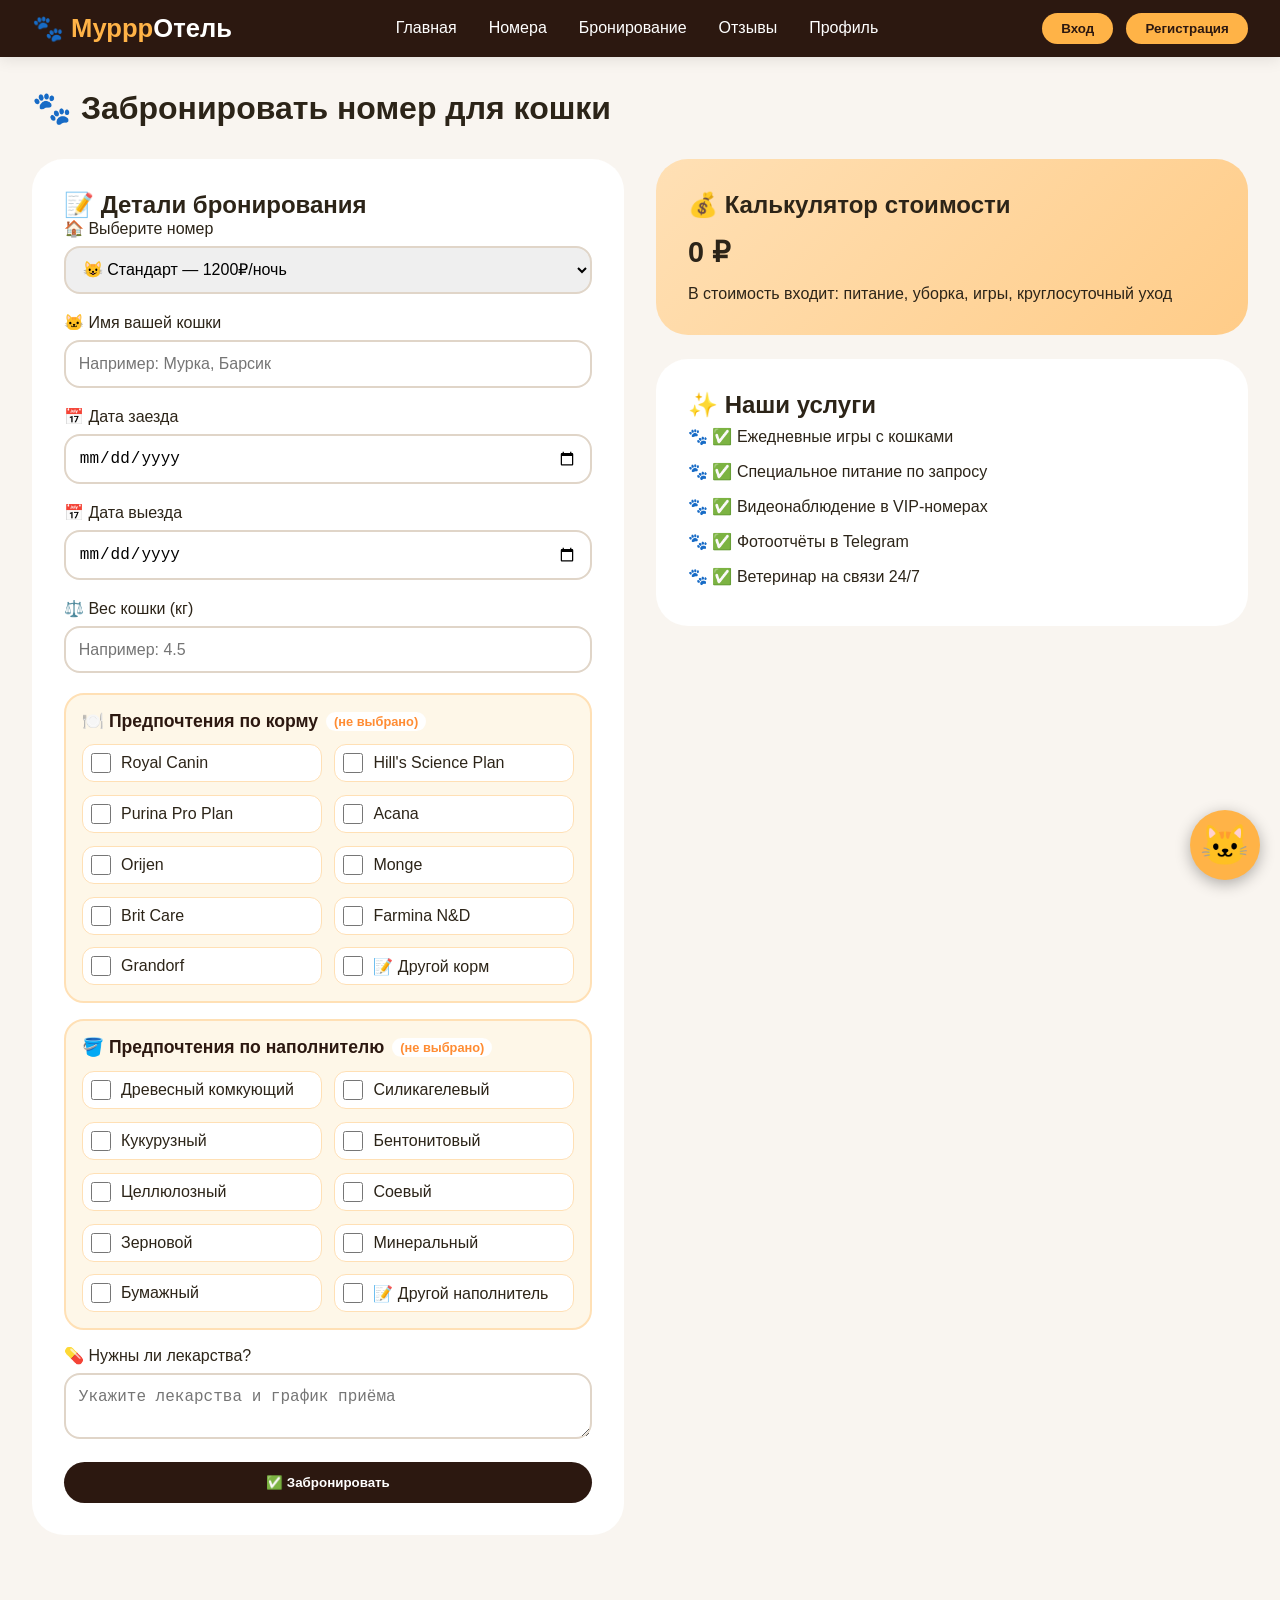
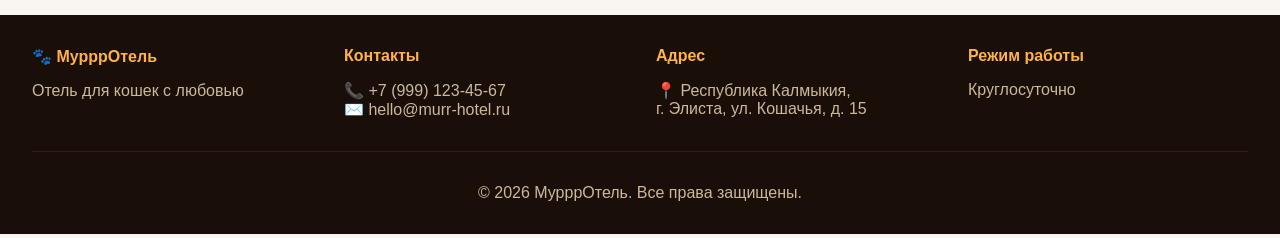
<file: booking.html>
<!DOCTYPE html>
<html lang="ru">
<head>
    <meta charset="UTF-8">
    <meta name="viewport" content="width=device-width, initial-scale=1.0">
    <title>Бронирование — МурррОтель</title>
    <link rel="stylesheet" href="style.css">
    <style>
        .options-group {
            background: #fef7e8;
            border-radius: 20px;
            padding: 1rem;
            margin: 1rem 0;
            border: 2px solid #ffe0b5;
        }
        .options-title {
            font-weight: bold;
            margin-bottom: 0.8rem;
            color: #2c1810;
            font-size: 1.1rem;
            display: flex;
            align-items: center;
            gap: 8px;
            flex-wrap: wrap;
        }
        .options-grid {
            display: grid;
            grid-template-columns: repeat(auto-fill, minmax(200px, 1fr));
            gap: 0.8rem;
        }
        .option-item {
            display: flex;
            align-items: center;
            gap: 10px;
            padding: 0.5rem;
            background: white;
            border-radius: 12px;
            transition: 0.3s;
            cursor: pointer;
            border: 1px solid #ffe0b5;
        }
        .option-item:hover {
            background: #ffe0b5;
        }
        .option-item input {
            width: 20px;
            height: 20px;
            cursor: pointer;
            accent-color: #ffb347;
            margin: 0;
        }
        .option-item label {
            cursor: pointer;
            margin: 0;
            flex: 1;
        }
        .other-input-group {
            margin-top: 0.8rem;
            padding-top: 0.8rem;
            border-top: 1px dashed #ffe0b5;
            display: none;
        }
        .other-input-group.show {
            display: block;
        }
        .other-input-group input {
            width: 100%;
            padding: 0.8rem;
            border-radius: 12px;
            border: 2px solid #ffe0b5;
        }
        .selected-count {
            font-size: 0.8rem;
            color: #ff8c33;
            background: white;
            padding: 2px 8px;
            border-radius: 20px;
        }
    </style>
</head>
<body>
    <header>
        <div class="header-container">
            <a href="index.html" class="logo">🐾 Муррр<span>Отель</span></a>
            <div class="burger"><div></div><div></div><div></div></div>
            <ul class="nav-menu">
                <li><a href="index.html">Главная</a></li>
                <li><a href="rooms.html">Номера</a></li>
                <li><a href="booking.html">Бронирование</a></li>
                <li><a href="reviews.html">Отзывы</a></li>
                <li><a href="profile.html">Профиль</a></li>
            </ul>
            <div class="auth-buttons" id="authContainer"></div>
        </div>
    </header>

    <main>
        <h1>🐾 Забронировать номер для кошки</h1>
        <div style="display: grid; grid-template-columns: 1fr 1fr; gap: 2rem; margin-top: 2rem;">
            <div style="background: white; border-radius: 32px; padding: 2rem;">
                <h2>📝 Детали бронирования</h2>
                <form id="bookingForm">
                    <div class="form-group">
                        <label>🏠 Выберите номер</label>
                        <select id="roomSelect" required>
                            <option value="Стандарт">😺 Стандарт — 1200₽/ночь</option>
                            <option value="Люкс">🐱 Люкс с веб-камерой — 2500₽/ночь</option>
                            <option value="VIP Вилла">👑 VIP Вилла — 4000₽/ночь</option>
                        </select>
                    </div>
                    <div class="form-group">
                        <label>🐱 Имя вашей кошки</label>
                        <input type="text" id="catName" placeholder="Например: Мурка, Барсик" required>
                    </div>
                    <div class="form-group">
                        <label>📅 Дата заезда</label>
                        <input type="date" id="checkIn" required>
                    </div>
                    <div class="form-group">
                        <label>📅 Дата выезда</label>
                        <input type="date" id="checkOut" required>
                    </div>
                    <div class="form-group">
                        <label>⚖️ Вес кошки (кг)</label>
                        <input type="number" id="weight" step="0.1" placeholder="Например: 4.5" required>
                    </div>
                    
                    <div class="options-group">
                        <div class="options-title">🍽️ Предпочтения по корму <span class="selected-count" id="foodSelectedCount">(не выбрано)</span></div>
                        <div class="options-grid" id="foodOptions"></div>
                        <div class="other-input-group" id="foodOtherGroup">
                            <input type="text" id="foodOther" placeholder="Укажите другой корм...">
                        </div>
                    </div>
                    
                    <div class="options-group">
                        <div class="options-title">🪣 Предпочтения по наполнителю <span class="selected-count" id="litterSelectedCount">(не выбрано)</span></div>
                        <div class="options-grid" id="litterOptions"></div>
                        <div class="other-input-group" id="litterOtherGroup">
                            <input type="text" id="litterOther" placeholder="Укажите другой наполнитель...">
                        </div>
                    </div>
                    
                    <div class="form-group">
                        <label>💊 Нужны ли лекарства?</label>
                        <textarea id="medication" rows="2" placeholder="Укажите лекарства и график приёма"></textarea>
                    </div>
                    <button type="submit" class="btn-primary" style="width: 100%;">✅ Забронировать</button>
                </form>
            </div>

            <div>
                <div style="background: linear-gradient(135deg, #ffe0b5, #ffcc88); border-radius: 32px; padding: 2rem; margin-bottom: 1.5rem;">
                    <h2>💰 Калькулятор стоимости</h2>
                    <p id="priceDisplay" style="font-size: 1.8rem; font-weight: bold; margin: 1rem 0;">0 ₽</p>
                    <p>В стоимость входит: питание, уборка, игры, круглосуточный уход</p>
                </div>
                <div style="background: white; border-radius: 32px; padding: 2rem;">
                    <h2>✨ Наши услуги</h2>
                    <ul style="list-style: none; padding: 0;">
                        <li style="padding: 0.5rem 0;">🐾 ✅ Ежедневные игры с кошками</li>
                        <li style="padding: 0.5rem 0;">🐾 ✅ Специальное питание по запросу</li>
                        <li style="padding: 0.5rem 0;">🐾 ✅ Видеонаблюдение в VIP-номерах</li>
                        <li style="padding: 0.5rem 0;">🐾 ✅ Фотоотчёты в Telegram</li>
                        <li style="padding: 0.5rem 0;">🐾 ✅ Ветеринар на связи 24/7</li>
                    </ul>
                </div>
            </div>
        </div>
    </main>

    <footer>
        <div class="footer-container">
            <div><h4>🐾 МурррОтель</h4><p>Отель для кошек с любовью</p></div>
            <div><h4>Контакты</h4><p>📞 +7 (999) 123-45-67</p><p>✉️ hello@murr-hotel.ru</p></div>
            <div><h4>Адрес</h4><p>📍 Республика Калмыкия,<br>г. Элиста, ул. Кошачья, д. 15</p></div>
            <div><h4>Режим работы</h4><p>Круглосуточно</p></div>
        </div>
        <div class="copyright">© 2026 МурррОтель. Все права защищены.</div>
    </footer> 
    
    <div id="authModal" class="modal">...</div>

    <script src="script.js"></script>
    <script>
        const roomPrices = { 'Стандарт': 1200, 'Люкс': 2500, 'VIP Вилла': 4000 };
        
        const foodList = [
            "Royal Canin", "Hill's Science Plan", "Purina Pro Plan", "Acana", "Orijen", "Monge", "Brit Care", "Farmina N&D", "Grandorf"
        ];
        
        const litterList = [
            "Древесный комкующий", "Силикагелевый", "Кукурузный", "Бентонитовый", "Целлюлозный", "Соевый", "Зерновой", "Минеральный", "Бумажный"
        ];
        
        function renderFoodOptions() {
            const container = document.getElementById('foodOptions');
            container.innerHTML = foodList.map((food, i) => `
                <div class="option-item" onclick="document.getElementById('food_${i}').click()">
                    <input type="checkbox" id="food_${i}" value="${food}" onchange="updateFoodSelection()">
                    <label>${food}</label>
                </div>
            `).join('');
            container.innerHTML += `
                <div class="option-item" onclick="document.getElementById('food_other_cb').click()">
                    <input type="checkbox" id="food_other_cb" value="Другой" onchange="toggleFoodOther()">
                    <label>📝 Другой корм</label>
                </div>
            `;
        }
        
        function renderLitterOptions() {
            const container = document.getElementById('litterOptions');
            container.innerHTML = litterList.map((litter, i) => `
                <div class="option-item" onclick="document.getElementById('litter_${i}').click()">
                    <input type="checkbox" id="litter_${i}" value="${litter}" onchange="updateLitterSelection()">
                    <label>${litter}</label>
                </div>
            `).join('');
            container.innerHTML += `
                <div class="option-item" onclick="document.getElementById('litter_other_cb').click()">
                    <input type="checkbox" id="litter_other_cb" value="Другой" onchange="toggleLitterOther()">
                    <label>📝 Другой наполнитель</label>
                </div>
            `;
        }
        
        function toggleFoodOther() {
            const cb = document.getElementById('food_other_cb');
            const group = document.getElementById('foodOtherGroup');
            if (cb.checked) {
                group.classList.add('show');
            } else {
                group.classList.remove('show');
                document.getElementById('foodOther').value = '';
            }
            updateFoodSelection();
        }
        
        function toggleLitterOther() {
            const cb = document.getElementById('litter_other_cb');
            const group = document.getElementById('litterOtherGroup');
            if (cb.checked) {
                group.classList.add('show');
            } else {
                group.classList.remove('show');
                document.getElementById('litterOther').value = '';
            }
            updateLitterSelection();
        }
        
        function updateFoodSelection() {
            let count = 0;
            for (let i = 0; i < foodList.length; i++) {
                if (document.getElementById(`food_${i}`)?.checked) count++;
            }
            if (document.getElementById('food_other_cb')?.checked) count++;
            document.getElementById('foodSelectedCount').textContent = count > 0 ? `(выбрано: ${count})` : '(не выбрано)';
        }
        
        function updateLitterSelection() {
            let count = 0;
            for (let i = 0; i < litterList.length; i++) {
                if (document.getElementById(`litter_${i}`)?.checked) count++;
            }
            if (document.getElementById('litter_other_cb')?.checked) count++;
            document.getElementById('litterSelectedCount').textContent = count > 0 ? `(выбрано: ${count})` : '(не выбрано)';
        }
        
        function getSelectedFoods() {
            const selected = [];
            for (let i = 0; i < foodList.length; i++) {
                if (document.getElementById(`food_${i}`)?.checked) {
                    selected.push(foodList[i]);
                }
            }
            if (document.getElementById('food_other_cb')?.checked) {
                const other = document.getElementById('foodOther').value;
                selected.push(other ? `Другой: ${other}` : 'Другой корм');
            }
            return selected;
        }
        
        function getSelectedLitters() {
            const selected = [];
            for (let i = 0; i < litterList.length; i++) {
                if (document.getElementById(`litter_${i}`)?.checked) {
                    selected.push(litterList[i]);
                }
            }
            if (document.getElementById('litter_other_cb')?.checked) {
                const other = document.getElementById('litterOther').value;
                selected.push(other ? `Другой: ${other}` : 'Другой наполнитель');
            }
            return selected;
        }
        
        function calculatePrice() {
            const room = document.getElementById('roomSelect').value;
            const checkIn = document.getElementById('checkIn').value;
            const checkOut = document.getElementById('checkOut').value;
            if (checkIn && checkOut && new Date(checkOut) > new Date(checkIn)) {
                const nights = Math.ceil((new Date(checkOut) - new Date(checkIn)) / (1000 * 60 * 60 * 24));
                const total = nights * roomPrices[room];
                document.getElementById('priceDisplay').innerHTML = `${total} ₽ <span style="font-size:1rem;">за ${nights} ночь(ей)</span>`;
            } else {
                document.getElementById('priceDisplay').innerHTML = '0 ₽';
            }
        }
        
        document.getElementById('roomSelect').addEventListener('change', calculatePrice);
        document.getElementById('checkIn').addEventListener('change', calculatePrice);
        document.getElementById('checkOut').addEventListener('change', calculatePrice);
        
        document.getElementById('bookingForm').addEventListener('submit', async (e) => {
            e.preventDefault();
            const user = await getCurrentUser();
            if (!user) {
                showToast('Войдите в аккаунт', true);
                openAuthModal('login');
                return;
            }
            
            const selectedFoods = getSelectedFoods();
            const selectedLitters = getSelectedLitters();
            
            if (selectedFoods.length === 0) {
                showToast('Выберите корм для кошки', true);
                return;
            }
            if (selectedLitters.length === 0) {
                showToast('Выберите наполнитель', true);
                return;
            }
            
            const checkIn = document.getElementById('checkIn').value;
            const checkOut = document.getElementById('checkOut').value;
            if (new Date(checkIn) >= new Date(checkOut)) {
                showToast('Дата выезда позже даты заезда', true);
                return;
            }
            
            const booking = {
                roomName: document.getElementById('roomSelect').value,
                catName: document.getElementById('catName').value,
                checkIn: checkIn,
                checkOut: checkOut,
                weight: parseFloat(document.getElementById('weight').value),
                foodPreferences: selectedFoods,
                litterPreferences: selectedLitters,
                medication: document.getElementById('medication').value,
                price: document.getElementById('priceDisplay').innerText.split('₽')[0]
            };
            
            try {
                await saveBooking(booking);
                showToast('✅ Бронирование создано!');
                document.getElementById('bookingForm').reset();
                calculatePrice();
            } catch(err) {
                showToast('Ошибка: ' + err.message, true);
            }
        });
        
        const today = new Date().toISOString().split('T')[0];
        document.getElementById('checkIn').min = today;
        document.getElementById('checkOut').min = today;
        
        renderFoodOptions();
        renderLitterOptions();
        updateFoodSelection();
        updateLitterSelection();
        
        document.getElementById('foodOther')?.addEventListener('input', updateFoodSelection);
        document.getElementById('litterOther')?.addEventListener('input', updateLitterSelection);
        
        window.toggleFoodOther = toggleFoodOther;
        window.toggleLitterOther = toggleLitterOther;
        window.updateFoodSelection = updateFoodSelection;
        window.updateLitterSelection = updateLitterSelection;
    </script>
    <script src="cat-chatbot.js"></script>
</body>
</html>
</file>
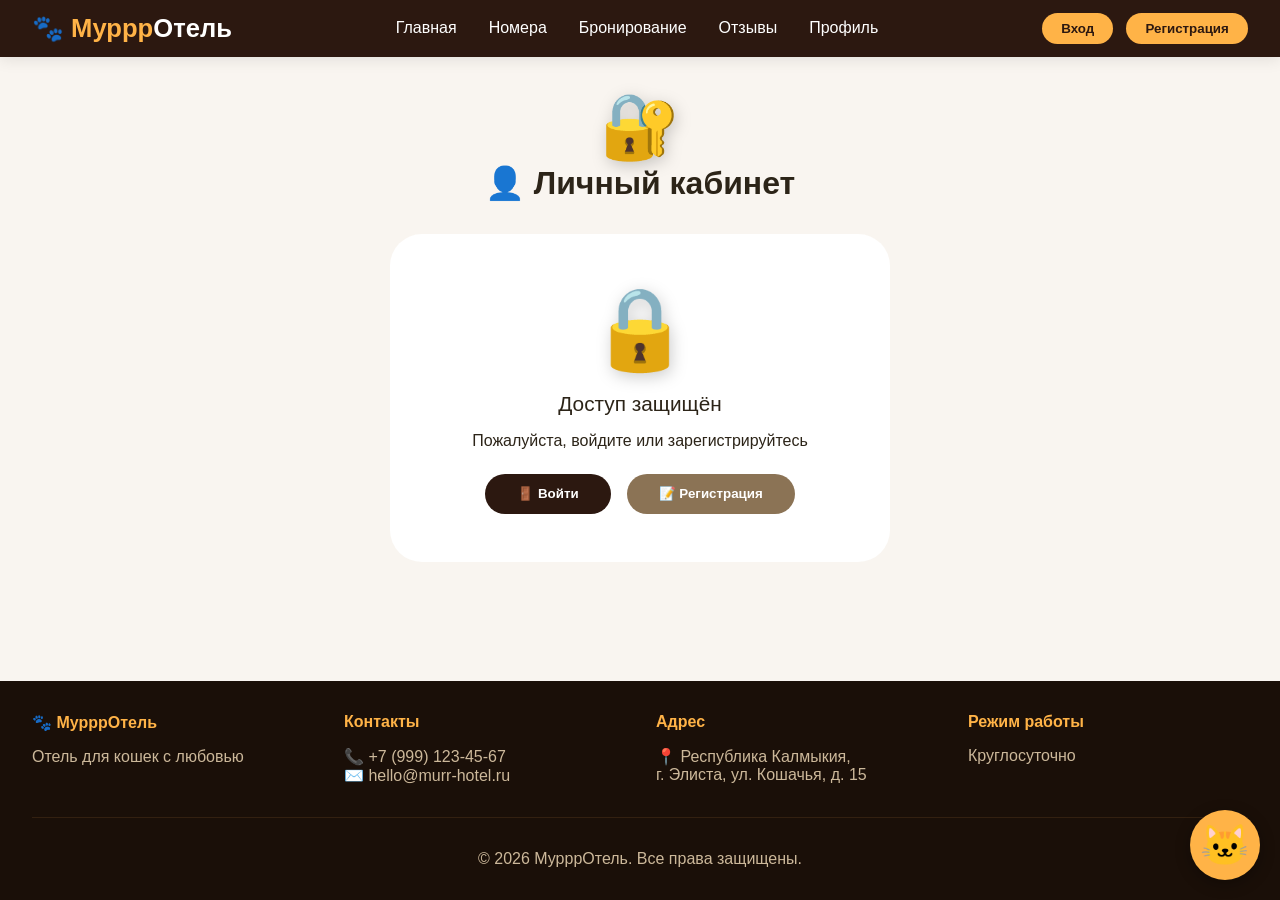
<file: profile.html>
<!DOCTYPE html>
<html lang="ru">
<head>
    <meta charset="UTF-8">
    <meta name="viewport" content="width=device-width, initial-scale=1.0">
    <title>Профиль — МурррОтель</title>
    <link rel="stylesheet" href="style.css">
    <style>
        .profile-container {
            max-width: 1200px;
            margin: 0 auto;
        }
        .profile-header {
            text-align: center;
            margin-bottom: 2rem;
        }
        .lock-badge {
            font-size: 4rem;
            filter: drop-shadow(2px 4px 8px rgba(0,0,0,0.2));
        }
        .profile-card {
            background: white;
            border-radius: 32px;
            padding: 2rem;
            margin-bottom: 2rem;
            box-shadow: 0 10px 30px rgba(0,0,0,0.1);
            transition: 0.3s;
        }
        .profile-card:hover {
            transform: translateY(-5px);
        }
        .info-row {
            display: flex;
            padding: 0.8rem 0;
            border-bottom: 1px solid #ffe0b5;
        }
        .info-label {
            width: 140px;
            font-weight: bold;
            color: #8b7355;
        }
        .info-value {
            flex: 1;
            color: #2c1810;
        }
        .role-badge {
            display: inline-block;
            background: #ffb347;
            color: #2c1810;
            padding: 4px 12px;
            border-radius: 50px;
            font-size: 0.8rem;
            font-weight: bold;
        }
        .edit-input {
            width: 100%;
            padding: 0.8rem;
            border: 2px solid #ffe0b5;
            border-radius: 16px;
            margin-bottom: 1rem;
        }
        .booking-item, .review-item {
            background: #fef7e8;
            border-radius: 20px;
            padding: 1rem;
            margin-bottom: 1rem;
            border: 1px solid #ffe0b5;
        }
        .btn-icon {
            background: #2c1810;
            color: #ffb347;
            border: none;
            padding: 8px 16px;
            border-radius: 30px;
            cursor: pointer;
            margin-right: 0.5rem;
            transition: 0.3s;
        }
        .btn-icon:hover {
            background: #ffb347;
            color: #2c1810;
        }
        .btn-danger {
            background: #c0392b;
            color: white;
        }
        .btn-danger:hover {
            background: #a93226;
            color: white;
        }
        .admin-panel, .manager-panel {
            background: linear-gradient(135deg, #fff5e6, #ffe0b5);
            border-radius: 32px;
            padding: 1.5rem;
            margin-top: 2rem;
        }
        .section-title {
            display: flex;
            align-items: center;
            gap: 10px;
            margin-bottom: 1rem;
        }
        .unauthorized-card {
            text-align: center;
            padding: 3rem;
            background: white;
            border-radius: 32px;
            max-width: 500px;
            margin: 2rem auto;
        }
        .unauthorized-card .lock-badge {
            font-size: 5rem;
        }
        
        /* Стили для печати договора и чека */
        @media print {
            body * {
                visibility: hidden;
            }
            .print-document, .print-document * {
                visibility: visible;
            }
            .print-document {
                position: fixed;
                top: 0;
                left: 0;
                width: 100%;
                padding: 20px;
                background: white;
                z-index: 9999;
            }
            .no-print {
                display: none !important;
            }
            button, .btn-icon, .auth-buttons, header, footer, .burger, .nav-menu {
                display: none !important;
            }
        }
        
        /* Официальный договор */
        .booking-document {
            max-width: 1000px;
            margin: 0 auto;
            background: white;
            font-family: 'Times New Roman', 'Georgia', serif;
            line-height: 1.5;
            color: #000;
            border: 1px solid #2c1810;
            padding: 2rem;
            box-shadow: 0 0 15px rgba(0,0,0,0.1);
        }
        .document-header {
            text-align: center;
            margin-bottom: 1.5rem;
            border-bottom: 2px solid #2c1810;
            padding-bottom: 1rem;
        }
        .logo-text {
            font-size: 1.8rem;
            font-weight: bold;
            color: #2c1810;
        }
        .document-header p {
            margin: 0.2rem 0;
            font-size: 0.9rem;
        }
        .document-number {
            text-align: right;
            font-size: 0.9rem;
            margin: 1rem 0;
        }
        .contract-title {
            text-align: center;
            font-size: 1.4rem;
            font-weight: bold;
            margin: 1.5rem 0;
            text-transform: uppercase;
        }
        .document-section {
            margin: 1.2rem 0;
        }
        .document-section h3 {
            font-size: 1.1rem;
            font-weight: bold;
            margin: 0 0 0.8rem 0;
            border-left: 4px solid #2c1810;
            padding-left: 10px;
        }
        .info-row {
            display: flex;
            margin-bottom: 0.5rem;
        }
        .info-label {
            width: 180px;
            font-weight: bold;
        }
        .info-value {
            flex: 1;
        }
        .preferences-list {
            display: flex;
            flex-wrap: wrap;
            gap: 0.5rem;
        }
        .preference-tag {
            background: #f0f0f0;
            padding: 2px 8px;
            border-radius: 4px;
            font-size: 0.9rem;
        }
        .signature-block {
            display: flex;
            justify-content: space-between;
            margin-top: 2rem;
            padding-top: 1rem;
            border-top: 1px solid #000;
        }
        .signature-item {
            text-align: center;
            width: 45%;
        }
        .signature-line {
            border-top: 1px solid #000;
            width: 80%;
            margin: 2rem auto 0.3rem;
        }
        .stamp {
            text-align: right;
            margin-top: 1rem;
            font-size: 0.9rem;
            font-family: monospace;
        }
        .document-footer {
            margin-top: 2rem;
            text-align: center;
            font-size: 0.8rem;
            border-top: 1px solid #ccc;
            padding-top: 1rem;
        }
        
        /* Стили для чека */
        .receipt-document {
            max-width: 400px;
            margin: 0 auto;
            background: white;
            font-family: monospace;
            padding: 20px;
            border: 1px dashed #2c1810;
        }
        .receipt-header {
            text-align: center;
            border-bottom: 1px dashed #2c1810;
            padding-bottom: 10px;
            margin-bottom: 15px;
        }
        .receipt-header h3 {
            margin: 0;
        }
        .receipt-row {
            display: flex;
            justify-content: space-between;
            margin: 8px 0;
        }
        .receipt-total {
            font-weight: bold;
            border-top: 1px dashed #2c1810;
            padding-top: 10px;
            margin-top: 10px;
        }
        .receipt-footer {
            text-align: center;
            margin-top: 20px;
            font-size: 0.8rem;
        }
    </style>
</head>
<body>
    <header class="no-print">
        <div class="header-container">
            <a href="index.html" class="logo">🐾 Муррр<span>Отель</span></a>
            <div class="burger"><div></div><div></div><div></div></div>
            <ul class="nav-menu">
                <li><a href="index.html">Главная</a></li>
                <li><a href="rooms.html">Номера</a></li>
                <li><a href="booking.html">Бронирование</a></li>
                <li><a href="reviews.html">Отзывы</a></li>
                <li><a href="profile.html">Профиль</a></li>
            </ul>
            <div class="auth-buttons" id="authContainer"></div>
        </div>
    </header>

    <main class="profile-container no-print">
        <div class="profile-header">
            <div class="lock-badge">🔐</div>
            <h1>👤 Личный кабинет</h1>
        </div>
        
        <!-- Неавторизованный блок -->
        <div id="unauthorizedMessage" class="unauthorized-card" style="display: none;">
            <div class="lock-badge">🔒</div>
            <p style="font-size: 1.3rem; margin: 1rem 0;">Доступ защищён</p>
            <p>Пожалуйста, войдите или зарегистрируйтесь</p>
            <div style="display: flex; gap: 1rem; justify-content: center; margin-top: 1.5rem;">
                <button onclick="openAuthModal('login')" class="btn-primary">🚪 Войти</button>
                <button onclick="openAuthModal('register')" class="btn-primary" style="background: #8b7355;">📝 Регистрация</button>
            </div>
        </div>
        
        <!-- Авторизованный блок -->
        <div id="profileContent" style="display: none;">
            <!-- Данные профиля -->
            <div class="profile-card">
                <div style="display: flex; justify-content: space-between; align-items: center; flex-wrap: wrap;">
                    <h2>🐱 Мои данные</h2>
                    <span class="role-badge" id="userRoleBadge"></span>
                </div>
                <div id="userInfo">
                    <div class="info-row"><div class="info-label">📛 Имя:</div><div class="info-value" id="userName"></div></div>
                    <div class="info-row"><div class="info-label">📧 Email:</div><div class="info-value" id="userEmail"></div></div>
                    <div class="info-row"><div class="info-label">📞 Телефон:</div><div class="info-value" id="userPhone"></div></div>
                    <div class="info-row"><div class="info-label">📅 Регистрация:</div><div class="info-value" id="userRegDate"></div></div>
                </div>
                <div id="editForm" style="display: none; margin-top: 1rem;">
                    <input type="text" id="editName" placeholder="Имя" class="edit-input">
                    <input type="tel" id="editPhone" placeholder="Телефон" class="edit-input">
                    <button onclick="saveProfileChanges()" class="btn-icon">💾 Сохранить</button>
                    <button onclick="cancelEdit()" class="btn-icon">❌ Отмена</button>
                </div>
                <button id="editProfileBtn" onclick="enableEdit()" class="btn-icon" style="margin-top: 1rem;">✏️ Редактировать профиль</button>
            </div>
            
            <!-- Мои бронирования -->
            <div class="profile-card">
                <div class="section-title"><span>📅</span><h2>Мои бронирования</h2></div>
                <div id="myBookingsList"></div>
            </div>
            
            <!-- Панель администратора -->
            <div id="adminPanel" class="admin-panel" style="display: none;">
                <div class="section-title"><span>👑</span><h2>Управление сайтом (Администратор)</h2></div>
                <h3>📋 Все бронирования</h3>
                <div id="allBookingsList"></div>
                <h3>⭐ Все отзывы</h3>
                <div id="allReviewsList"></div>
            </div>
            
            <!-- Панель менеджера -->
            <div id="managerPanel" class="manager-panel" style="display: none;">
                <div class="section-title"><span>📋</span><h2>Панель менеджера</h2></div>
                <h3>📋 Все бронирования</h3>
                <div id="managerBookingsList"></div>
                <h3>⭐ Все отзывы</h3>
                <div id="managerReviewsList"></div>
            </div>
        </div>
    </main>

    <footer class="no-print">
        <div class="footer-container">
            <div><h4>🐾 МурррОтель</h4><p>Отель для кошек с любовью</p></div>
            <div><h4>Контакты</h4><p>📞 +7 (999) 123-45-67</p><p>✉️ hello@murr-hotel.ru</p></div>
            <div><h4>Адрес</h4><p>📍 Республика Калмыкия,<br>г. Элиста, ул. Кошачья, д. 15</p></div>
            <div><h4>Режим работы</h4><p>Круглосуточно</p></div>
        </div>
        <div class="copyright">© 2026 МурррОтель. Все права защищены.</div>
    </footer>

    <div id="authModal" class="modal no-print">
        <div class="modal-content">
            <span class="close-modal" onclick="closeAuthModal()">&times;</span>
            <h2 id="modalTitle">Вход</h2>
            <div id="modalLoginForm">
                <div class="form-group"><input type="email" id="modalLoginEmail" placeholder="Email"></div>
                <div class="form-group"><input type="password" id="modalLoginPassword" placeholder="Пароль"></div>
                <button class="btn-primary" onclick="doModalLogin()">Войти</button>
                <p style="margin-top:1rem;">Нет аккаунта? <a href="#" onclick="openAuthModal('register')">Регистрация</a></p>
            </div>
            <div id="modalRegisterForm" style="display:none;">
                <div class="form-group"><input type="text" id="modalRegName" placeholder="Ваше имя"></div>
                <div class="form-group"><input type="email" id="modalRegEmail" placeholder="Email"></div>
                <div class="form-group"><input type="tel" id="modalRegPhone" placeholder="Телефон"></div>
                <div class="form-group"><input type="password" id="modalRegPassword" placeholder="Пароль"></div>
                <button class="btn-primary" onclick="doModalRegister()">Зарегистрироваться</button>
                <p style="margin-top:1rem;"><a href="#" onclick="openAuthModal('login')">Уже есть аккаунт? Войти</a></p>
            </div>
        </div>
    </div>

    <div id="printContainer" class="print-document" style="display: none;"></div>

    <script src="script.js"></script>
    <script>
        // ============ ОФИЦИАЛЬНЫЙ ДОГОВОР С ПЕЧАТЬЮ ============
        function generateContract(booking, user) {
            const nights = Math.ceil((new Date(booking.checkOut) - new Date(booking.checkIn)) / (1000 * 60 * 60 * 24));
            const bookingNumber = 'MR-' + new Date(booking.createdAt).getFullYear() + '-' + String(booking.id).padStart(6, '0');
            const currentDate = new Date().toLocaleDateString('ru-RU');
            
            let foodHtml = '';
            if (booking.foodPreferences && booking.foodPreferences.length > 0) {
                foodHtml = booking.foodPreferences.map(food => `<span class="preference-tag">${food}</span>`).join('');
            } else {
                foodHtml = '<span class="preference-tag">Стандартный корм (Royal Canin)</span>';
            }
            
            let litterHtml = '';
            if (booking.litterPreferences && booking.litterPreferences.length > 0) {
                litterHtml = booking.litterPreferences.map(litter => `<span class="preference-tag">${litter}</span>`).join('');
            } else {
                litterHtml = '<span class="preference-tag">Стандартный наполнитель (древесный)</span>';
            }
            
            return `
                <div class="booking-document">
                    <div class="document-header">
                        <div class="logo-text">🐾 МурррОтель</div>
                        <p>Общество с ограниченной ответственностью «МурррОтель»</p>
                        <p>ОГРН 1237700012345, ИНН 7701234567, КПП 770101001</p>
                        <p>Юридический адрес: 358000, Республика Калмыкия, г. Элиста, ул. Кошачья, д. 15</p>
                        <p>Лицензия на осуществление ветеринарной деятельности № ЛО-77-01-123456 от 15.03.2023</p>
                    </div>
                    
                    <div class="document-number">
                        <strong>ДОГОВОР № ${bookingNumber}</strong><br>
                        г. Элиста &nbsp;&nbsp;&nbsp; «${currentDate}»
                    </div>
                    
                    <div class="contract-title">
                        ДОГОВОР НА ОКАЗАНИЕ УСЛУГ ПО ПРОЖИВАНИЮ ЖИВОТНОГО
                    </div>
                    
                    <div class="document-section">
                        <h3>1. СТОРОНЫ ДОГОВОРА</h3>
                        <div class="info-row"><div class="info-label">Исполнитель:</div><div class="info-value">ООО «МурррОтель», в лице генерального директора Мурзикова К.С., действующего на основании Устава.</div></div>
                        <div class="info-row"><div class="info-label">Заказчик:</div><div class="info-value">${user.name}, паспорт: серия и номер при предъявлении</div></div>
                        <div class="info-row"><div class="info-label">Контактный телефон:</div><div class="info-value">${user.phone || 'не указан'}</div></div>
                        <div class="info-row"><div class="info-label">Адрес электронной почты:</div><div class="info-value">${user.email}</div></div>
                    </div>
                    
                    <div class="document-section">
                        <h3>2. ПРЕДМЕТ ДОГОВОРА</h3>
                        <p>Исполнитель обязуется предоставить Заказчику услуги по временному проживанию животного в специализированном отеле, а Заказчик обязуется оплатить эти услуги в порядке и на условиях, предусмотренных настоящим Договором.</p>
                    </div>
                    
                    <div class="document-section">
                        <h3>3. СВЕДЕНИЯ О ЖИВОТНОМ</h3>
                        <div class="info-row"><div class="info-label">Имя питомца:</div><div class="info-value">${booking.catName}</div></div>
                        <div class="info-row"><div class="info-label">Вес:</div><div class="info-value">${booking.weight} кг</div></div>
                        <div class="info-row"><div class="info-label">Вид:</div><div class="info-value">Кошка домашняя (Felis catus)</div></div>
                        <div class="info-row"><div class="info-label">Наличие прививок:</div><div class="info-value">Подтверждено ветеринарным паспортом</div></div>
                    </div>
                    
                    <div class="document-section">
                        <h3>4. УСЛОВИЯ ПРОЖИВАНИЯ</h3>
                        <div class="info-row"><div class="info-label">Категория номера:</div><div class="info-value">${booking.roomName}</div></div>
                        <div class="info-row"><div class="info-label">Дата заезда:</div><div class="info-value">${new Date(booking.checkIn).toLocaleDateString('ru-RU')} с 14:00</div></div>
                        <div class="info-row"><div class="info-label">Дата выезда:</div><div class="info-value">${new Date(booking.checkOut).toLocaleDateString('ru-RU')} до 12:00</div></div>
                        <div class="info-row"><div class="info-label">Количество ночей:</div><div class="info-value">${nights}</div></div>
                        <div class="info-row"><div class="info-label">Стоимость одной ночи:</div><div class="info-value">${(parseInt(booking.price) / nights).toFixed(0)} ₽</div></div>
                        <div class="info-row"><div class="info-label">Общая стоимость услуг:</div><div class="info-value"><strong style="font-size: 1.2rem;">${booking.price} ₽</strong></div></div>
                    </div>
                    
                    <div class="document-section">
                        <h3>5. ПИТАНИЕ И НАПОЛНИТЕЛЬ</h3>
                        <div class="info-row"><div class="info-label">Корм:</div><div class="info-value"><div class="preferences-list">${foodHtml}</div></div></div>
                        <div class="info-row"><div class="info-label">Наполнитель:</div><div class="info-value"><div class="preferences-list">${litterHtml}</div></div></div>
                    </div>
                    
                    ${booking.medication ? `
                    <div class="document-section">
                        <h3>6. МЕДИЦИНСКИЕ НАЗНАЧЕНИЯ</h3>
                        <div class="info-row"><div class="info-value">${booking.medication}</div></div>
                    </div>
                    ` : ''}
                    
                    <div class="document-section">
                        <h3>7. ПРАВА И ОБЯЗАННОСТИ СТОРОН</h3>
                        <p><strong>Исполнитель обязуется:</strong></p>
                        <ul>
                            <li>Обеспечить круглосуточный уход и наблюдение за животным.</li>
                            <li>Предоставлять качественное питание согласно выбранным предпочтениям.</li>
                            <li>Проводить ежедневную уборку номера и замену наполнителя.</li>
                            <li>Организовывать игры и прогулки (не менее 2 часов в день).</li>
                            <li>Предоставлять фотоотчёт в Telegram по запросу Заказчика.</li>
                            <li>Обеспечить круглосуточную ветеринарную поддержку.</li>
                        </ul>
                        <p><strong>Заказчик обязуется:</strong></p>
                        <ul>
                            <li>Предоставить ветеринарный паспорт с отметками о прививках.</li>
                            <li>Сообщить об особенностях поведения и здоровья животного.</li>
                            <li>Своевременно оплатить услуги в полном объёме.</li>
                            <li>Забрать животное в указанный срок или уведомить о продлении.</li>
                        </ul>
                    </div>
                    
                    <div class="document-section">
                        <h3>8. ОТВЕТСТВЕННОСТЬ СТОРОН</h3>
                        <p>Исполнитель несёт ответственность за жизнь и здоровье животного в период действия договора при условии соблюдения Заказчиком правил предоставления услуг. Заказчик несёт ответственность за достоверность предоставленной информации о животном.</p>
                    </div>
                    
                    <div class="document-section">
                        <h3>9. СРОК ДЕЙСТВИЯ ДОГОВОРА</h3>
                        <p>Договор вступает в силу с момента подписания и действует до полного исполнения сторонами своих обязательств.</p>
                    </div>
                    
                    <div class="signature-block">
                        <div class="signature-item">
                            <div class="signature-line"></div>
                            <p>Подпись Заказчика</p>
                            <p>_____________ /${user.name}/</p>
                        </div>
                        <div class="signature-item">
                            <div class="signature-line"></div>
                            <p>Подпись Исполнителя</p>
                            <p>_____________ /Мурзиков К.С./</p>
                        </div>
                    </div>
                    
                    <div class="stamp">
                        ⚑ М.П. <span style="font-family: monospace;">[ПЕЧАТЬ ООО "МУРРРОТЕЛЬ"]</span>
                    </div>
                    
                    <div class="document-footer">
                        <p>Договор составлен в двух экземплярах, имеющих равную юридическую силу, по одному для каждой из Сторон.</p>
                        <p>© 2026 МурррОтель. Все права защищены.</p>
                        <p>Тел.: +7 (999) 123-45-67, e-mail: hello@murr-hotel.ru</p>
                    </div>
                </div>
            `;
        }
        
        // ============ ЧЕК ============
        function generateReceipt(booking, user) {
            const nights = Math.ceil((new Date(booking.checkOut) - new Date(booking.checkIn)) / (1000 * 60 * 60 * 24));
            const receiptNumber = 'ЧЕК № ' + booking.id + ' от ' + new Date(booking.createdAt).toLocaleDateString('ru-RU');
            const total = booking.price;
            
            return `
                <div class="receipt-document">
                    <div class="receipt-header">
                        <h3>🐾 МурррОтель</h3>
                        <p>ООО "МурррОтель"</p>
                        <p>ИНН 7701234567 / КПП 770101001</p>
                        <p>Кассовый чек</p>
                    </div>
                    <div style="text-align: center; margin-bottom: 10px;">
                        <strong>${receiptNumber}</strong>
                    </div>
                    <div class="receipt-row">
                        <span>Услуга:</span>
                        <span>Проживание кошки в номере "${booking.roomName}"</span>
                    </div>
                    <div class="receipt-row">
                        <span>Клиент:</span>
                        <span>${user.name}</span>
                    </div>
                    <div class="receipt-row">
                        <span>Питомец:</span>
                        <span>${booking.catName}</span>
                    </div>
                    <div class="receipt-row">
                        <span>Период:</span>
                        <span>${new Date(booking.checkIn).toLocaleDateString()} — ${new Date(booking.checkOut).toLocaleDateString()}</span>
                    </div>
                    <div class="receipt-row">
                        <span>Количество ночей:</span>
                        <span>${nights}</span>
                    </div>
                    <div class="receipt-row receipt-total">
                        <span>ИТОГО К ОПЛАТЕ:</span>
                        <span><strong>${total} ₽</strong></span>
                    </div>
                    <div class="receipt-row">
                        <span>В том числе НДС:</span>
                        <span>Без НДС</span>
                    </div>
                    <div class="receipt-footer">
                        <p>Оплата принята. Спасибо за доверие!</p>
                        <p>Кассир: Администратор</p>
                        <p>${new Date().toLocaleString()}</p>
                    </div>
                </div>
            `;
        }
        
        // ============ ПЕЧАТЬ ============
        window.printContract = async function(bookingId) {
            const user = await getCurrentUser();
            if (!user) { showToast('Войдите в аккаунт', true); return; }
            await openDB();
            const tx = db.transaction('bookings', 'readonly');
            const booking = await new Promise(resolve => {
                const req = tx.objectStore('bookings').get(bookingId);
                req.onsuccess = () => resolve(req.result);
            });
            if (!booking) { showToast('Бронирование не найдено', true); return; }
            
            const userTx = db.transaction('users', 'readonly');
            const fullUser = await new Promise(resolve => {
                const req = userTx.objectStore('users').get(user.email);
                req.onsuccess = () => resolve(req.result);
            });
            
            const printContainer = document.getElementById('printContainer');
            printContainer.style.display = 'block';
            printContainer.innerHTML = generateContract(booking, fullUser);
            window.print();
            setTimeout(() => {
                printContainer.innerHTML = '';
                printContainer.style.display = 'none';
            }, 500);
        };
        
        window.printReceipt = async function(bookingId) {
            const user = await getCurrentUser();
            if (!user) { showToast('Войдите в аккаунт', true); return; }
            await openDB();
            const tx = db.transaction('bookings', 'readonly');
            const booking = await new Promise(resolve => {
                const req = tx.objectStore('bookings').get(bookingId);
                req.onsuccess = () => resolve(req.result);
            });
            if (!booking) { showToast('Бронирование не найдено', true); return; }
            
            const userTx = db.transaction('users', 'readonly');
            const fullUser = await new Promise(resolve => {
                const req = userTx.objectStore('users').get(user.email);
                req.onsuccess = () => resolve(req.result);
            });
            
            const printContainer = document.getElementById('printContainer');
            printContainer.style.display = 'block';
            printContainer.innerHTML = generateReceipt(booking, fullUser);
            window.print();
            setTimeout(() => {
                printContainer.innerHTML = '';
                printContainer.style.display = 'none';
            }, 500);
        };
        
        // ============ ОСТАЛЬНЫЕ ФУНКЦИИ (БЕЗ ИЗМЕНЕНИЙ) ============
        async function loadProfile() {
            const user = await getCurrentUser();
            const unauthorizedDiv = document.getElementById('unauthorizedMessage');
            const profileContent = document.getElementById('profileContent');
            if (!user) {
                unauthorizedDiv.style.display = 'block';
                profileContent.style.display = 'none';
                return;
            }
            unauthorizedDiv.style.display = 'none';
            profileContent.style.display = 'block';
            
            document.getElementById('userName').innerText = user.name;
            document.getElementById('userEmail').innerText = user.email;
            document.getElementById('userPhone').innerText = user.phone || 'не указан';
            document.getElementById('userRegDate').innerText = new Date().toLocaleDateString('ru-RU');
            
            let roleText = '';
            if (user.role === 'admin') roleText = '👑 Администратор';
            else if (user.role === 'manager') roleText = '📋 Менеджер';
            else roleText = '🐱 Пользователь';
            document.getElementById('userRoleBadge').innerText = roleText;
            
            const myBookings = await getMyBookings();
            const myContainer = document.getElementById('myBookingsList');
            if (myBookings.length === 0) {
                myContainer.innerHTML = '<p>😿 У вас пока нет бронирований. <a href="booking.html">Забронировать номер?</a></p>';
            } else {
                myContainer.innerHTML = myBookings.map(b => {
                    let foodText = (b.foodPreferences && b.foodPreferences.length > 0) ? b.foodPreferences.join(', ') : 'Стандартный корм';
                    let litterText = (b.litterPreferences && b.litterPreferences.length > 0) ? b.litterPreferences.join(', ') : 'Стандартный наполнитель';
                    return `
                        <div class="booking-item">
                            <div style="display: flex; justify-content: space-between; flex-wrap: wrap;">
                                <div>
                                    <strong>🏠 ${b.roomName}</strong><br>
                                    🐱 ${b.catName}<br>
                                    📅 ${new Date(b.checkIn).toLocaleDateString()} → ${new Date(b.checkOut).toLocaleDateString()}<br>
                                    💰 ${b.price} ₽<br>
                                    🍽️ ${foodText}<br>
                                    🪣 ${litterText}
                                    ${b.medication ? `<br>💊 Лекарства: ${b.medication.substring(0, 50)}` : ''}
                                </div>
                                <div style="display: flex; gap: 0.5rem; flex-wrap: wrap;">
                                    <button onclick="printContract(${b.id})" class="btn-icon" style="background: #2c1810;">🖨️ Договор</button>
                                    <button onclick="printReceipt(${b.id})" class="btn-icon" style="background: #2c1810;">🧾 Чек</button>
                                    <button onclick="cancelMyBooking(${b.id})" class="btn-icon btn-danger">❌ Отменить</button>
                                </div>
                            </div>
                        </div>
                    `;
                }).join('');
            }
            
            const adminPanel = document.getElementById('adminPanel');
            const managerPanel = document.getElementById('managerPanel');
            if (user.role === 'admin') {
                adminPanel.style.display = 'block';
                managerPanel.style.display = 'none';
                await loadAllBookingsForAdmin();
                await loadAllReviewsForAdmin();
            } else if (user.role === 'manager') {
                adminPanel.style.display = 'none';
                managerPanel.style.display = 'block';
                await loadAllBookingsForManager();
                await loadAllReviewsForManager();
            } else {
                adminPanel.style.display = 'none';
                managerPanel.style.display = 'none';
            }
        }
        
        async function loadAllBookingsForAdmin() {
            const bookings = await getAllBookings();
            const container = document.getElementById('allBookingsList');
            if (bookings.length === 0) container.innerHTML = '<p>Нет бронирований</p>';
            else {
                container.innerHTML = bookings.map(b => `
                    <div class="booking-item">
                        <strong>${b.userName}</strong> (${b.userEmail})<br>
                        Номер: ${b.roomName}, Кошка: ${b.catName}<br>
                        ${new Date(b.checkIn).toLocaleDateString()} → ${new Date(b.checkOut).toLocaleDateString()}<br>
                        💰 ${b.price} ₽
                        <div><button onclick="deleteBookingByAdmin(${b.id})" class="btn-icon btn-danger">🗑️ Удалить</button></div>
                    </div>
                `).join('');
            }
        }
        
        async function loadAllReviewsForAdmin() {
            const reviews = await getAllReviews();
            const container = document.getElementById('allReviewsList');
            if (reviews.length === 0) container.innerHTML = '<p>Нет отзывов</p>';
            else {
                container.innerHTML = reviews.map(r => `
                    <div class="review-item">
                        <strong>${r.userName}</strong> (${r.userEmail})<br>
                        Оценка: ${'⭐'.repeat(r.rating)}<br>
                        ${r.comment}<br>
                        <button onclick="deleteReviewByAdmin(${r.id})" class="btn-icon btn-danger">🗑️ Удалить отзыв</button>
                    </div>
                `).join('');
            }
        }
        
        async function loadAllBookingsForManager() {
            const bookings = await getAllBookings();
            const container = document.getElementById('managerBookingsList');
            container.innerHTML = bookings.map(b => `
                <div class="booking-item">
                    <strong>${b.userName}</strong> (${b.userEmail})<br>
                    ${b.roomName}, ${b.catName}<br>
                    ${new Date(b.checkIn).toLocaleDateString()} → ${new Date(b.checkOut).toLocaleDateString()}<br>
                    💰 ${b.price} ₽
                    <div><button onclick="deleteBookingByManager(${b.id})" class="btn-icon btn-danger">🗑️ Удалить</button></div>
                </div>
            `).join('');
        }
        
        async function loadAllReviewsForManager() {
            const reviews = await getAllReviews();
            const container = document.getElementById('managerReviewsList');
            container.innerHTML = reviews.map(r => `
                <div class="review-item">
                    <strong>${r.userName}</strong> (${r.userEmail})<br>
                    ${'⭐'.repeat(r.rating)}<br>
                    ${r.comment}
                    <div><button onclick="deleteReviewByManager(${r.id})" class="btn-icon btn-danger">🗑️ Удалить отзыв</button></div>
                </div>
            `).join('');
        }
        
        window.cancelMyBooking = async (id) => {
            if (confirm('Отменить бронирование?')) {
                await deleteBooking(id);
                showToast('Бронирование отменено');
                loadProfile();
            }
        };
        window.deleteBookingByAdmin = async (id) => {
            if (confirm('Удалить бронирование?')) {
                await deleteBooking(id);
                loadProfile();
            }
        };
        window.deleteBookingByManager = window.deleteBookingByAdmin;
        window.deleteReviewByAdmin = async (id) => {
            if (confirm('Удалить отзыв?')) {
                await deleteReview(id);
                loadProfile();
            }
        };
        window.deleteReviewByManager = window.deleteReviewByAdmin;
        
        function enableEdit() {
            document.getElementById('editForm').style.display = 'block';
            document.getElementById('editProfileBtn').style.display = 'none';
            document.getElementById('editName').value = document.getElementById('userName').innerText;
            document.getElementById('editPhone').value = document.getElementById('userPhone').innerText === 'не указан' ? '' : document.getElementById('userPhone').innerText;
        }
        
        function cancelEdit() {
            document.getElementById('editForm').style.display = 'none';
            document.getElementById('editProfileBtn').style.display = 'inline-block';
        }
        
        async function saveProfileChanges() {
            const name = document.getElementById('editName').value;
            const phone = document.getElementById('editPhone').value;
            await updateProfile(name, phone);
            showToast('Профиль обновлён!');
            cancelEdit();
            loadProfile();
        }
        
        window.enableEdit = enableEdit;
        window.cancelEdit = cancelEdit;
        window.saveProfileChanges = saveProfileChanges;
        
        document.addEventListener('DOMContentLoaded', () => {
            loadProfile();
        });
    </script>
    <script src="cat-chatbot.js"></script>
</body>
</html>
</file>
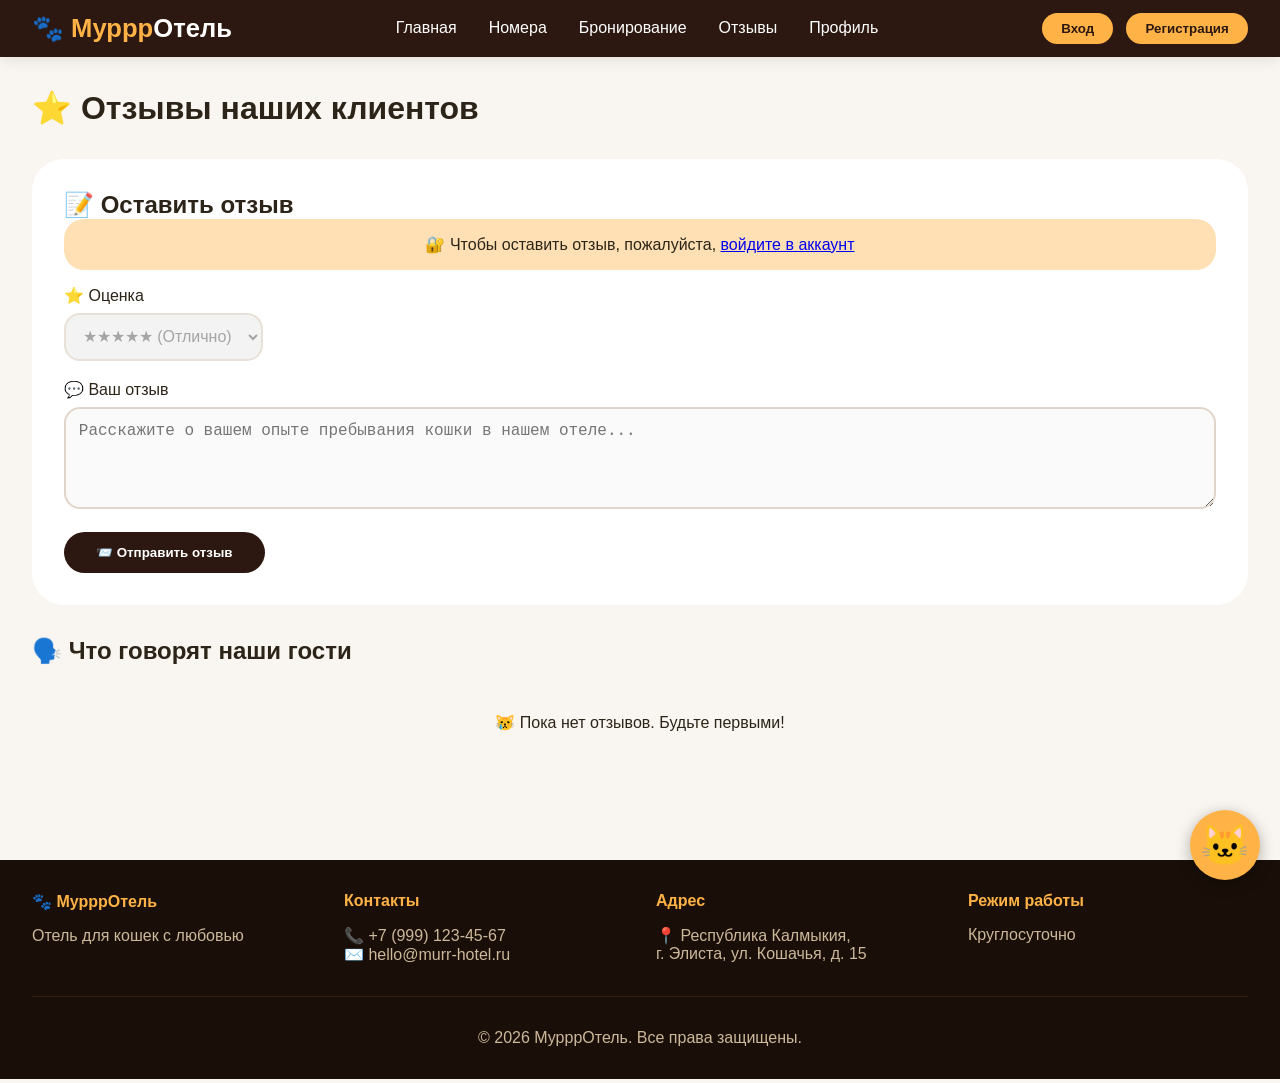
<file: reviews.html>
<!DOCTYPE html>
<html lang="ru">
<head>
    <meta charset="UTF-8">
    <meta name="viewport" content="width=device-width, initial-scale=1.0">
    <title>Отзывы — МурррОтель</title>
    <link rel="stylesheet" href="style.css">
    <style>
        .review-card {
            background: white;
            border-radius: 24px;
            padding: 1.5rem;
            margin-bottom: 1.5rem;
            box-shadow: 0 5px 20px rgba(0,0,0,0.08);
            transition: 0.3s;
        }
        .review-card:hover {
            transform: translateY(-5px);
            box-shadow: 0 15px 35px rgba(0,0,0,0.15);
        }
        .review-header {
            display: flex;
            justify-content: space-between;
            align-items: center;
            margin-bottom: 0.8rem;
            flex-wrap: wrap;
        }
        .review-stars {
            font-size: 1.3rem;
            color: #ffb347;
        }
        .review-author {
            font-weight: bold;
            color: #2c1810;
        }
        .review-date {
            color: #8b7355;
            font-size: 0.8rem;
        }
        .review-comment {
            line-height: 1.5;
            margin-top: 0.8rem;
            color: #333;
        }
        .delete-review-btn {
            background: #c0392b;
            color: white;
            border: none;
            padding: 5px 12px;
            border-radius: 20px;
            cursor: pointer;
            font-size: 0.8rem;
            margin-top: 0.8rem;
        }
        .delete-review-btn:hover {
            background: #a93226;
        }
        .warning-box {
            background: #ffe0b5;
            padding: 1rem;
            border-radius: 20px;
            margin-bottom: 1rem;
            text-align: center;
        }
    </style>
</head>
<body>
    <header>
        <div class="header-container">
            <a href="index.html" class="logo">🐾 Муррр<span>Отель</span></a>
            <div class="burger"><div></div><div></div><div></div></div>
            <ul class="nav-menu">
                <li><a href="index.html">Главная</a></li>
                <li><a href="rooms.html">Номера</a></li>
                <li><a href="booking.html">Бронирование</a></li>
                <li><a href="reviews.html">Отзывы</a></li>
                <li><a href="profile.html">Профиль</a></li>
            </ul>
            <div class="auth-buttons" id="authContainer"></div>
        </div>
    </header>

    <main>
        <h1>⭐ Отзывы наших клиентов</h1>
        
        <div style="background: white; border-radius: 32px; padding: 2rem; margin: 2rem 0;" id="reviewFormSection">
            <h2>📝 Оставить отзыв</h2>
            <div id="reviewAuthWarning" class="warning-box" style="display: none;">
                🔐 Чтобы оставить отзыв, пожалуйста, <a href="#" onclick="openAuthModal('login')">войдите в аккаунт</a>
            </div>
            <div class="form-group">
                <label>⭐ Оценка</label>
                <select id="ratingSelect" style="width: auto;">
                    <option value="5">★★★★★ (Отлично)</option>
                    <option value="4">★★★★☆ (Хорошо)</option>
                    <option value="3">★★★☆☆ (Средне)</option>
                    <option value="2">★★☆☆☆ (Плохо)</option>
                    <option value="1">★☆☆☆☆ (Ужасно)</option>
                </select>
            </div>
            <div class="form-group">
                <label>💬 Ваш отзыв</label>
                <textarea id="reviewComment" rows="4" placeholder="Расскажите о вашем опыте пребывания кошки в нашем отеле..."></textarea>
            </div>
            <button id="submitReviewBtn" class="btn-primary">📨 Отправить отзыв</button>
        </div>

        <h2>🗣️ Что говорят наши гости</h2>
        <div id="reviewsList"></div>
    </main>

    <footer>
        <div class="footer-container">
            <div><h4>🐾 МурррОтель</h4><p>Отель для кошек с любовью</p></div>
            <div><h4>Контакты</h4><p>📞 +7 (999) 123-45-67</p><p>✉️ hello@murr-hotel.ru</p></div>
            <div><h4>Адрес</h4><p>📍 Республика Калмыкия,<br>г. Элиста, ул. Кошачья, д. 15</p></div>
            <div><h4>Режим работы</h4><p>Круглосуточно</p></div>
        </div>
        <div class="copyright">© 2026 МурррОтель. Все права защищены.</div>
    </footer>

    <div id="authModal" class="modal">
        <div class="modal-content">
            <span class="close-modal" onclick="closeAuthModal()">&times;</span>
            <h2 id="modalTitle">Вход</h2>
            <div id="modalLoginForm">
                <div class="form-group"><input type="email" id="modalLoginEmail" placeholder="Email"></div>
                <div class="form-group"><input type="password" id="modalLoginPassword" placeholder="Пароль"></div>
                <button class="btn-primary" onclick="doModalLogin()">Войти</button>
                <p style="margin-top:1rem;">Нет аккаунта? <a href="#" onclick="openAuthModal('register')">Регистрация</a></p>
            </div>
            <div id="modalRegisterForm" style="display:none;">
                <div class="form-group"><input type="text" id="modalRegName" placeholder="Ваше имя"></div>
                <div class="form-group"><input type="email" id="modalRegEmail" placeholder="Email"></div>
                <div class="form-group"><input type="tel" id="modalRegPhone" placeholder="Телефон"></div>
                <div class="form-group"><input type="password" id="modalRegPassword" placeholder="Пароль"></div>
                <button class="btn-primary" onclick="doModalRegister()">Зарегистрироваться</button>
                <p style="margin-top:1rem;"><a href="#" onclick="openAuthModal('login')">Уже есть аккаунт? Войти</a></p>
            </div>
        </div>
    </div>

    <script src="script.js"></script>
    <script>
        async function loadReviews() {
            console.log('Загрузка отзывов...');
            const reviews = await getAllReviews();
            console.log('Отзывы:', reviews);
            const user = await getCurrentUser();
            const container = document.getElementById('reviewsList');
            if (!container) return;
            if (reviews.length === 0) {
                container.innerHTML = '<div style="text-align:center; padding: 3rem;">😿 Пока нет отзывов. Будьте первыми!</div>';
                return;
            }
            container.innerHTML = reviews.map(r => `
                <div class="review-card">
                    <div class="review-header">
                        <div class="review-stars">${'⭐'.repeat(r.rating)}${'☆'.repeat(5-r.rating)}</div>
                        <div class="review-date">${new Date(r.date).toLocaleDateString('ru-RU')}</div>
                    </div>
                    <div class="review-author">🐱 ${escapeHtml(r.userName)}</div>
                    <div class="review-comment">${escapeHtml(r.comment)}</div>
                    ${(user && (user.role === 'admin' || user.role === 'manager' || user.email === r.userEmail)) ? 
                        `<button class="delete-review-btn" onclick="deleteReviewById(${r.id})">🗑️ Удалить отзыв</button>` : ''}
                </div>
            `).join('');
        }
        
        function escapeHtml(str) {
            if (!str) return '';
            const div = document.createElement('div');
            div.textContent = str;
            return div.innerHTML;
        }
        
        window.deleteReviewById = async (id) => {
            if (confirm('Удалить этот отзыв?')) {
                await deleteReview(id);
                showToast('Отзыв удалён');
                loadReviews();
            }
        };
        
        const submitBtn = document.getElementById('submitReviewBtn');
        if (submitBtn) {
            submitBtn.addEventListener('click', async () => {
                const user = await getCurrentUser();
                if (!user) {
                    showToast('Войдите в аккаунт', true);
                    openAuthModal('login');
                    return;
                }
                const rating = document.getElementById('ratingSelect').value;
                const comment = document.getElementById('reviewComment').value.trim();
                if (!comment) {
                    showToast('Напишите отзыв', true);
                    return;
                }
                try {
                    await addReview(rating, comment);
                    showToast('Спасибо за отзыв!');
                    document.getElementById('reviewComment').value = '';
                    loadReviews();
                } catch(e) {
                    showToast('Ошибка: ' + e.message, true);
                }
            });
        }
        
        async function checkAuth() {
            const user = await getCurrentUser();
            const warning = document.getElementById('reviewAuthWarning');
            const btn = document.getElementById('submitReviewBtn');
            const select = document.getElementById('ratingSelect');
            const textarea = document.getElementById('reviewComment');
            if (!user) {
                if (warning) warning.style.display = 'block';
                if (btn) btn.disabled = true;
                if (select) select.disabled = true;
                if (textarea) textarea.disabled = true;
            } else {
                if (warning) warning.style.display = 'none';
                if (btn) btn.disabled = false;
                if (select) select.disabled = false;
                if (textarea) textarea.disabled = false;
            }
        }
        
        checkAuth();
        loadReviews();
    </script>
    <script src="cat-chatbot.js"></script>
</body>
</html>
</file>
<file: style.css>
* {
    margin: 0;
    padding: 0;
    box-sizing: border-box;
}

body {
    font-family: 'Segoe UI', Roboto, 'Helvetica Neue', sans-serif;
    background: #f9f5f0;
    color: #2c2418;
    min-height: 100vh;
    display: flex;
    flex-direction: column;
}

header {
    background: #2c1810;
    padding: 0.8rem 2rem;
    position: sticky;
    top: 0;
    z-index: 1000;
    box-shadow: 0 2px 15px rgba(0,0,0,0.1);
}

.header-container {
    max-width: 1400px;
    margin: 0 auto;
    display: flex;
    justify-content: space-between;
    align-items: center;
    flex-wrap: wrap;
}

.logo {
    font-size: 1.6rem;
    font-weight: bold;
    color: #ffb347;
    text-decoration: none;
    transition: 0.3s;
}

.logo span {
    color: white;
}

.logo:hover {
    transform: scale(1.02);
}

.nav-menu {
    display: flex;
    gap: 2rem;
    list-style: none;
}

.nav-menu a {
    color: white;
    text-decoration: none;
    font-weight: 500;
    transition: 0.3s;
    padding: 0.5rem 0;
}

.nav-menu a:hover {
    color: #ffb347;
    border-bottom: 2px solid #ffb347;
}

.auth-buttons {
    display: flex;
    gap: 0.8rem;
}

.auth-buttons button, .auth-buttons a {
    background: #ffb347;
    border: none;
    padding: 0.5rem 1.2rem;
    border-radius: 30px;
    color: #2c1810;
    font-weight: bold;
    cursor: pointer;
    text-decoration: none;
    transition: 0.3s;
}

.auth-buttons button:hover, .auth-buttons a:hover {
    background: #ff9f1a;
    transform: scale(1.02);
}

.user-info {
    display: flex;
    align-items: center;
    gap: 1rem;
    color: white;
}

.user-info span {
    color: #ffb347;
}

.logout-btn {
    background: #8b3e0a !important;
    color: white !important;
}

.burger {
    display: none;
    flex-direction: column;
    cursor: pointer;
}

.burger div {
    width: 25px;
    height: 3px;
    background: white;
    margin: 3px 0;
    transition: 0.3s;
}

@media (max-width: 900px) {
    header {
        padding: 0.8rem 1rem;
    }
    .burger {
        display: flex;
    }
    .nav-menu {
        position: fixed;
        top: 70px;
        left: -100%;
        width: 70%;
        height: calc(100vh - 70px);
        background: #2c1810;
        flex-direction: column;
        padding: 2rem;
        gap: 1.5rem;
        transition: 0.3s;
        z-index: 999;
    }
    .nav-menu.active {
        left: 0;
    }
    .auth-buttons {
        order: 2;
    }
    .logo {
        font-size: 1.3rem;
    }
}

main {
    flex: 1;
    max-width: 1400px;
    margin: 0 auto;
    padding: 2rem;
    width: 100%;
}

.hero {
    background: linear-gradient(135deg, #ffe0b5, #ffcc88);
    border-radius: 40px;
    padding: 4rem 2rem;
    text-align: center;
    margin-bottom: 3rem;
    animation: fadeIn 0.8s ease;
}

.hero h2 {
    font-size: 2.5rem;
    margin-bottom: 1rem;
}

.hero p {
    font-size: 1.2rem;
    margin-bottom: 1.5rem;
}

.btn-primary {
    background: #2c1810;
    color: white;
    padding: 0.8rem 2rem;
    border-radius: 50px;
    text-decoration: none;
    font-weight: bold;
    transition: 0.3s;
    display: inline-block;
    border: none;
    cursor: pointer;
}

.btn-primary:hover {
    background: #ffb347;
    color: #2c1810;
    transform: translateY(-3px);
}

.card-grid {
    display: grid;
    grid-template-columns: repeat(auto-fit, minmax(280px, 1fr));
    gap: 2rem;
    margin: 2rem 0;
}

.card {
    background: white;
    border-radius: 24px;
    padding: 1.5rem;
    box-shadow: 0 5px 20px rgba(0,0,0,0.08);
    transition: 0.3s;
    text-align: center;
}

.card:hover {
    transform: translateY(-8px);
    box-shadow: 0 15px 35px rgba(0,0,0,0.15);
}

.card h3 {
    font-size: 1.5rem;
    margin: 1rem 0;
}

.card-price {
    font-size: 1.8rem;
    color: #ff8c33;
    font-weight: bold;
    margin: 1rem 0;
}

.form-group {
    margin-bottom: 1.2rem;
}

.form-group label {
    display: block;
    margin-bottom: 0.5rem;
    font-weight: 500;
}

input, select, textarea {
    width: 100%;
    padding: 0.8rem;
    border: 2px solid #e0d5c8;
    border-radius: 16px;
    font-size: 1rem;
    transition: 0.3s;
}

input:focus, select:focus, textarea:focus {
    border-color: #ffb347;
    outline: none;
}

.modal {
    display: none;
    position: fixed;
    top: 0;
    left: 0;
    width: 100%;
    height: 100%;
    background: rgba(0,0,0,0.5);
    z-index: 2000;
    justify-content: center;
    align-items: center;
}

.modal-content {
    background: white;
    border-radius: 32px;
    padding: 2rem;
    max-width: 450px;
    width: 90%;
    position: relative;
}

.close-modal {
    position: absolute;
    top: 1rem;
    right: 1.5rem;
    font-size: 1.8rem;
    cursor: pointer;
}

footer {
    background: #1a0f08;
    color: #ccb89a;
    padding: 2rem;
    margin-top: 3rem;
}

.footer-container {
    max-width: 1400px;
    margin: 0 auto;
    display: grid;
    grid-template-columns: repeat(auto-fit, minmax(250px, 1fr));
    gap: 2rem;
}

.footer-container h4 {
    color: #ffb347;
    margin-bottom: 1rem;
}

.footer-container a {
    color: #ccb89a;
    text-decoration: none;
    display: block;
    margin: 0.5rem 0;
}

.footer-container a:hover {
    color: #ffb347;
}

.copyright {
    text-align: center;
    padding-top: 2rem;
    margin-top: 2rem;
    border-top: 1px solid #332010;
}

@keyframes fadeIn {
    from { opacity: 0; transform: translateY(20px); }
    to { opacity: 1; transform: translateY(0); }
}

.toast {
    position: fixed;
    bottom: 30px;
    right: 30px;
    background: #2c1810;
    color: #ffb347;
    padding: 12px 24px;
    border-radius: 50px;
    z-index: 2000;
    animation: slideUp 0.3s ease;
}

@keyframes slideUp {
    from { transform: translateY(100px); opacity: 0; }
    to { transform: translateY(0); opacity: 1; }
}
</file>
